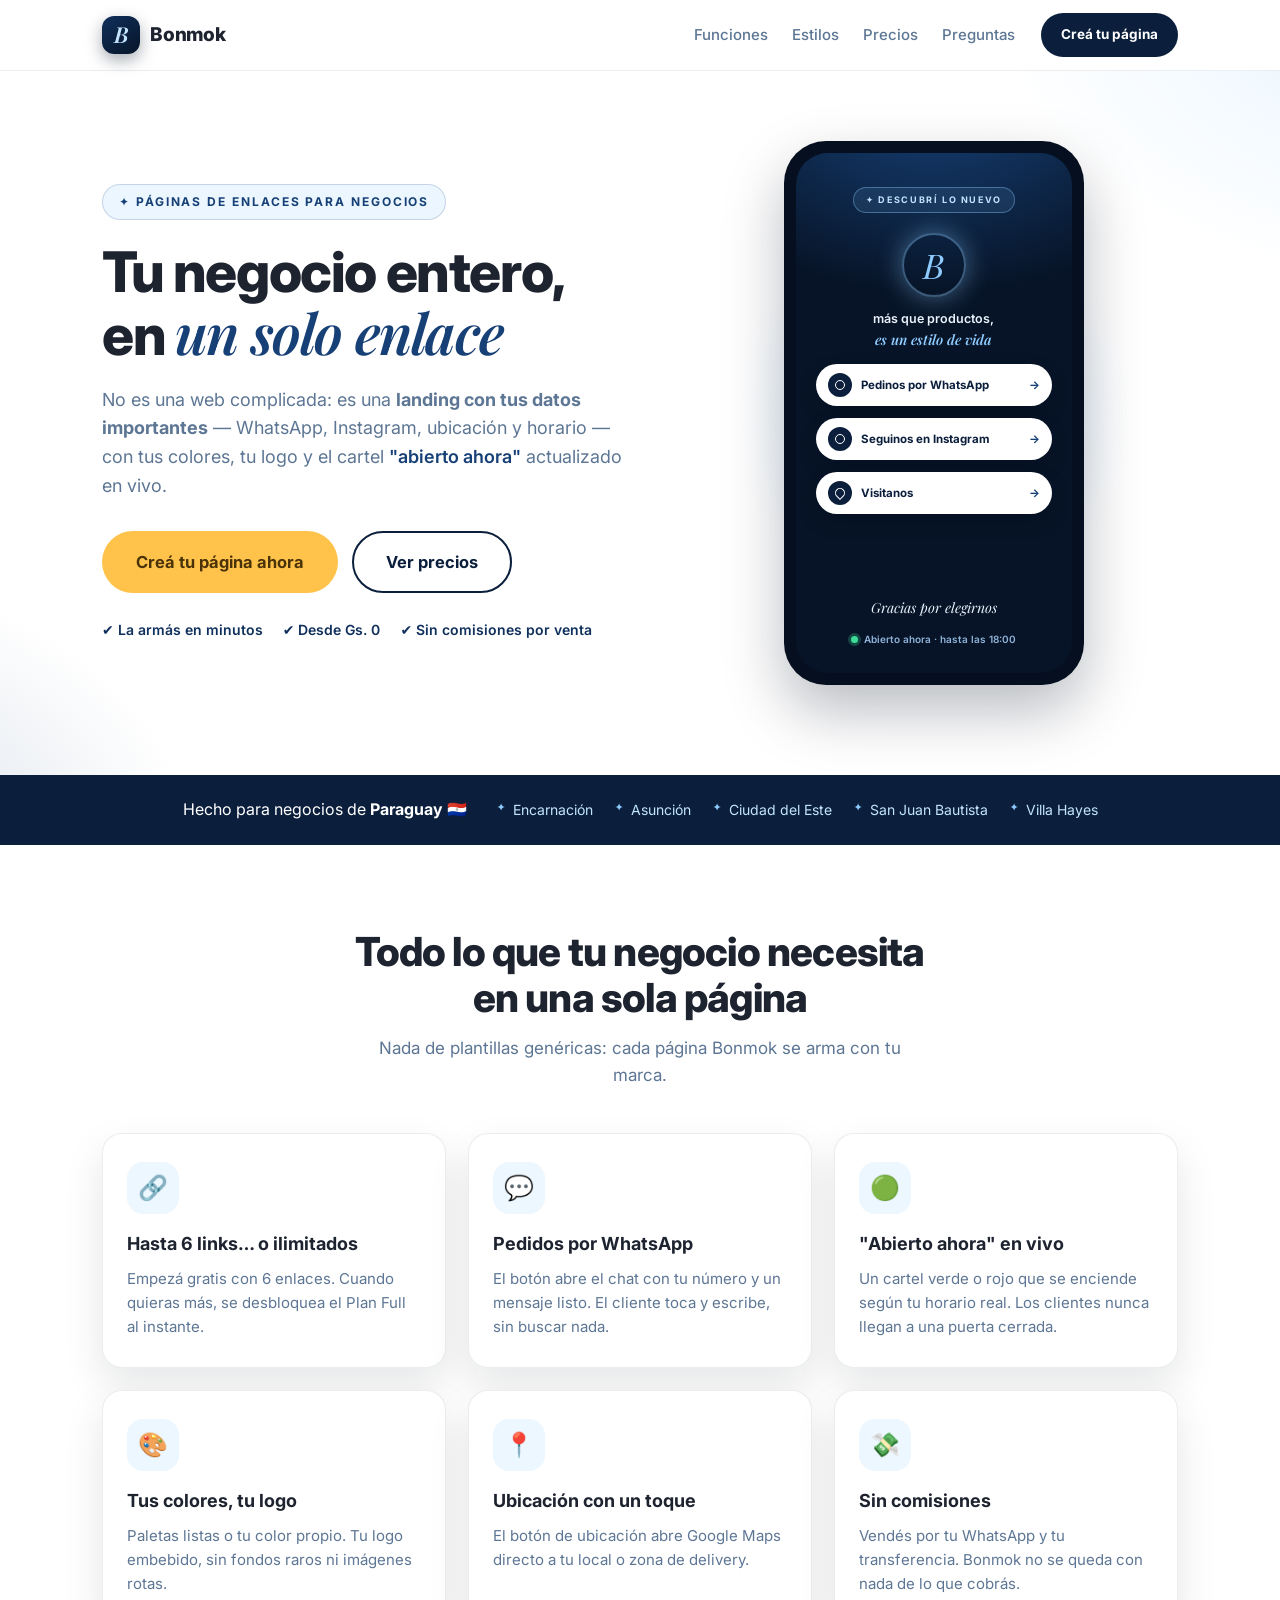
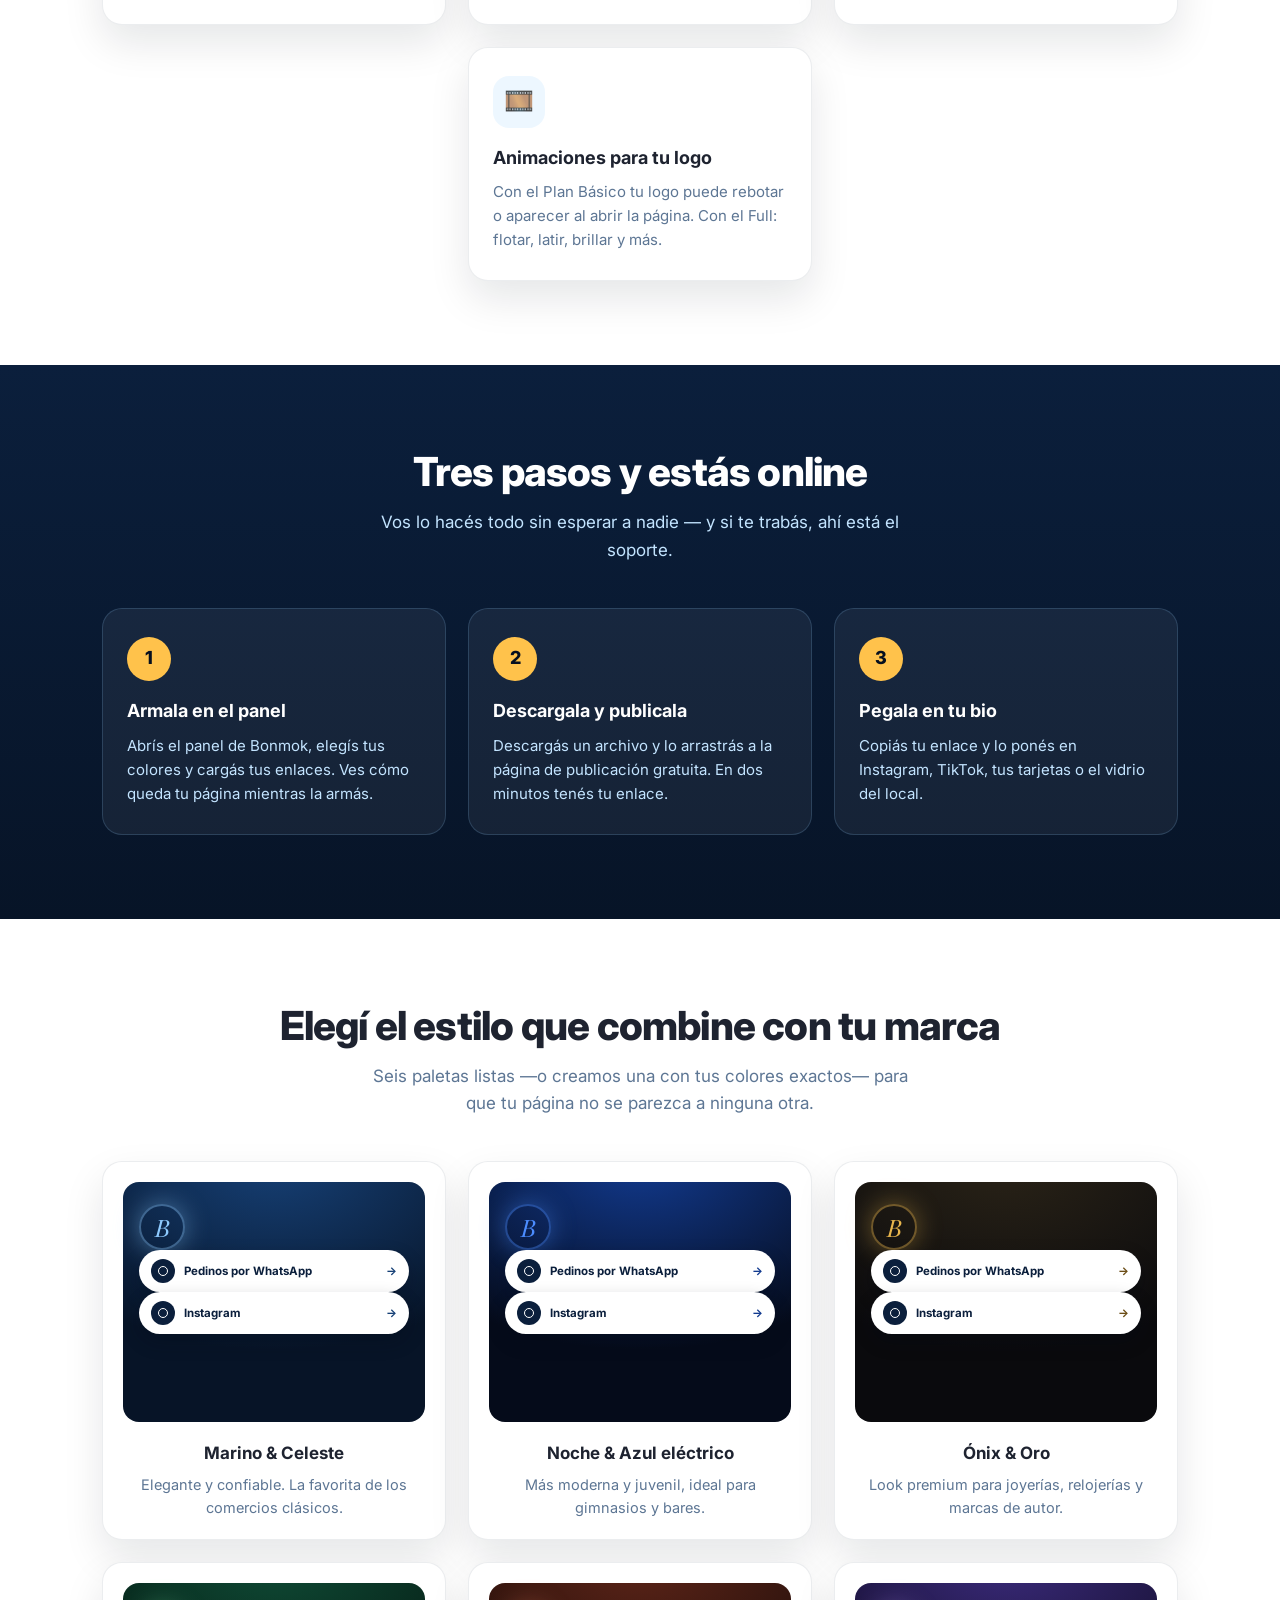
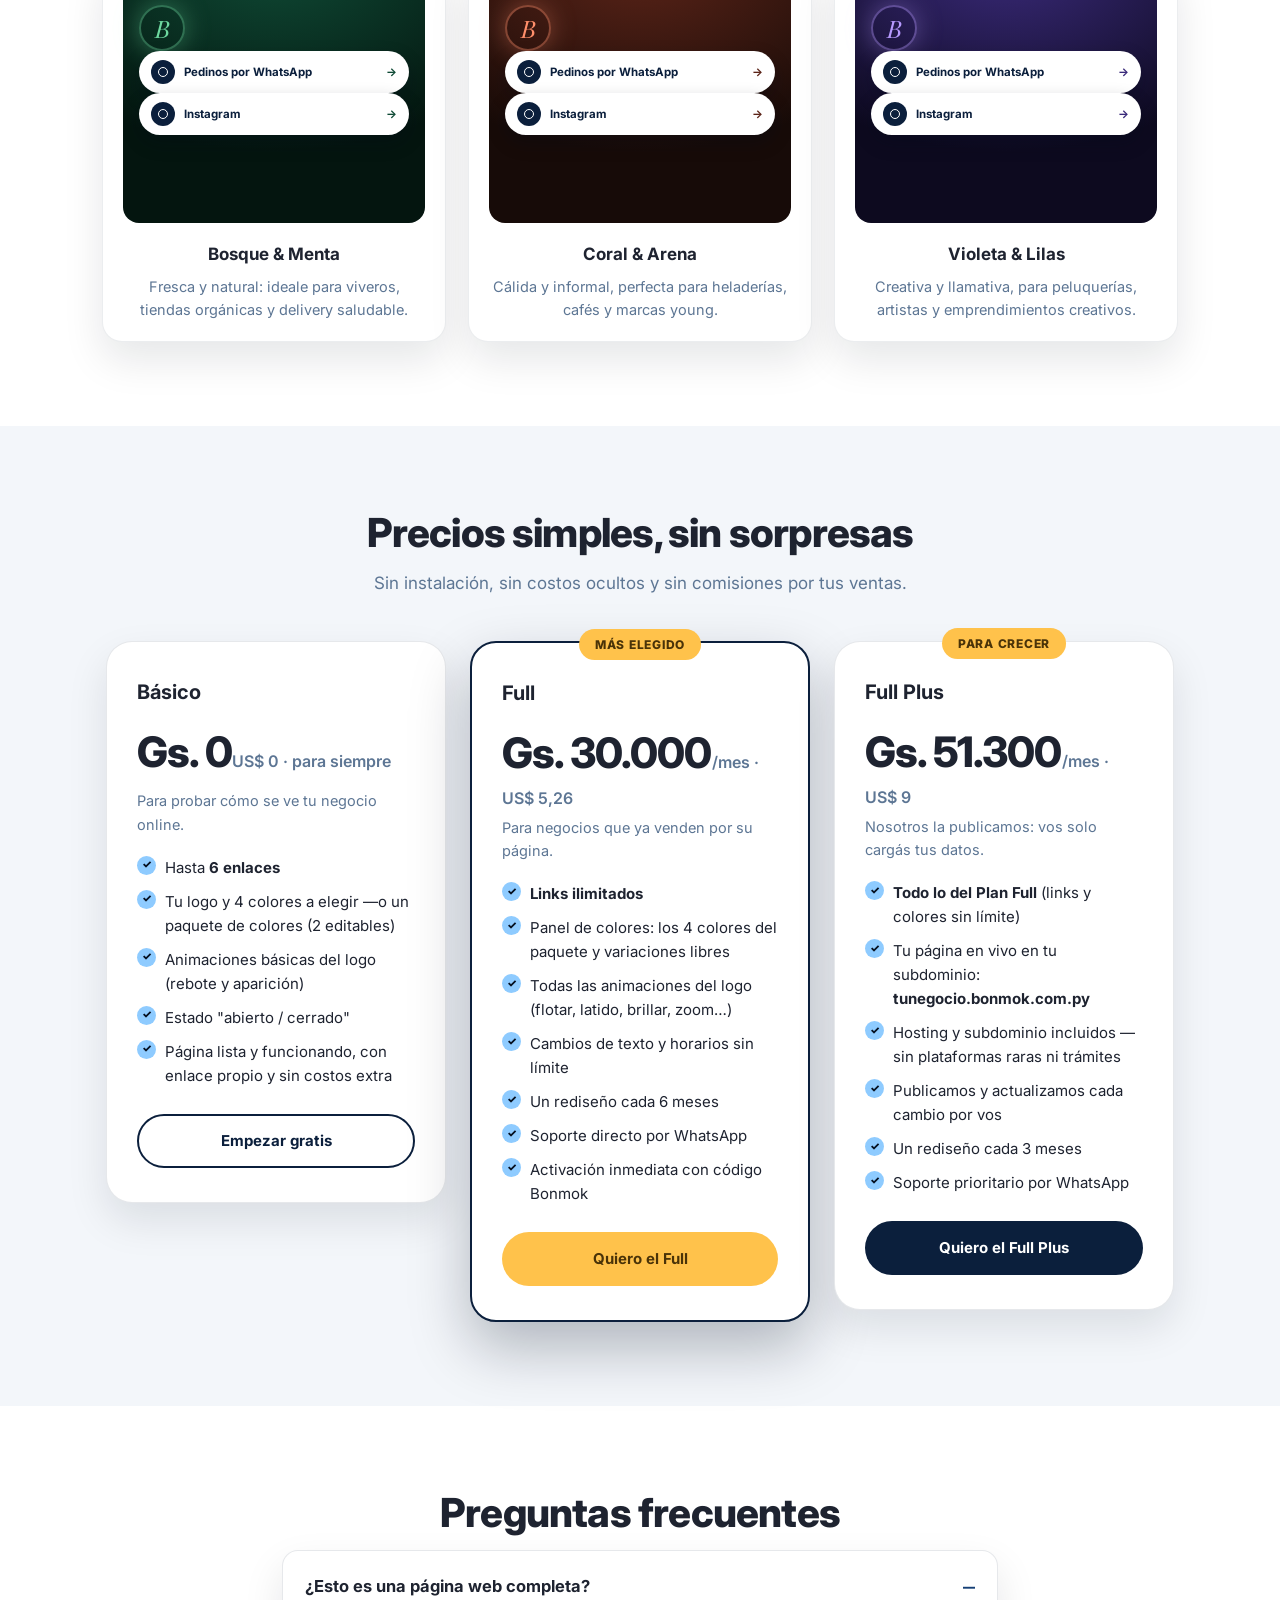
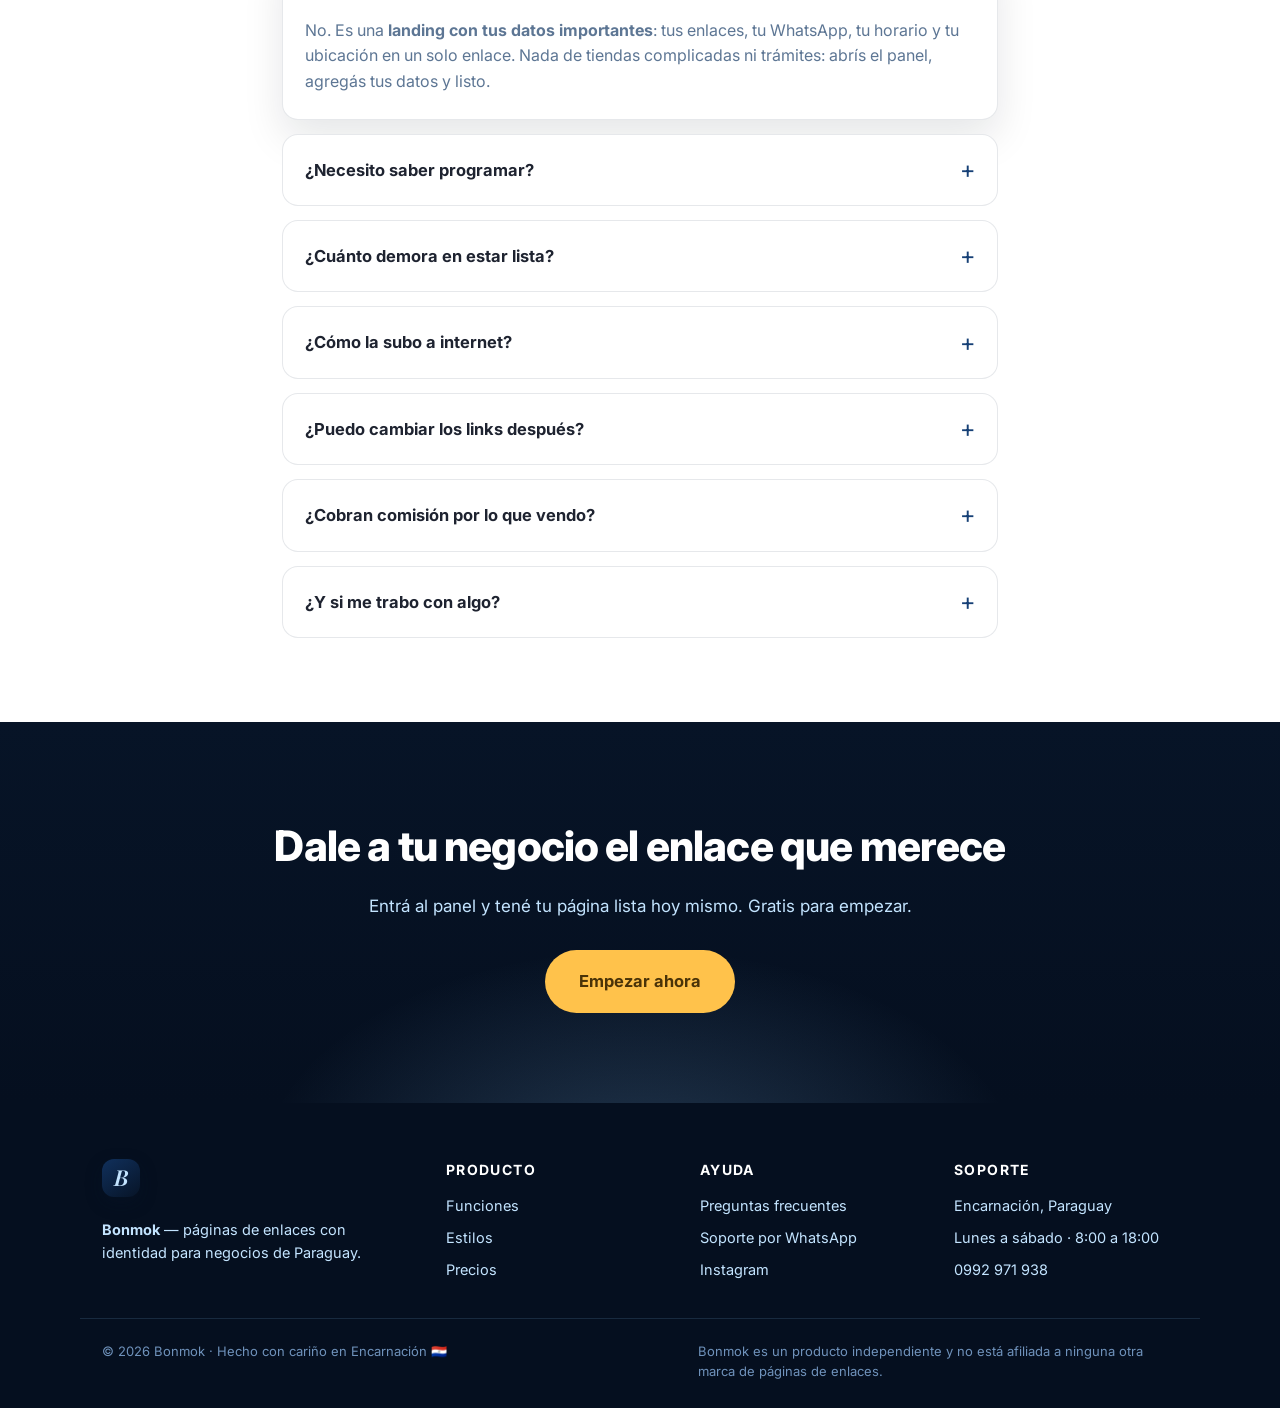
<file: index.html>
<!DOCTYPE html>
<html lang="es">
<head>
<!--
  ============================================================
  BONMOK — Landing page del servicio
  Página 100% HTML + CSS (sin JavaScript).
  Inspirada en el esquema de las páginas de servicios "link in bio":
  hero con maqueta de celular, grilla de funciones, estilos,
  precios, preguntas frecuentes y CTA final.
  ============================================================
-->
<meta charset="UTF-8">
<meta name="viewport" content="width=device-width, initial-scale=1.0">
<title>Bonmok — Tu negocio entero, en un solo enlace</title>
<meta name="description" content="Creá tu página Bonmok en minutos: WhatsApp, Instagram, catálogo y ubicación con tus colores, tu logo y el estado 'abierto ahora' en vivo.">
<link rel="icon" type="image/svg+xml" href="assets/img/favicon.svg">
<link rel="preconnect" href="https://fonts.googleapis.com">
<link rel="preconnect" href="https://fonts.gstatic.com" crossorigin>
<link href="https://fonts.googleapis.com/css2?family=Inter:wght@400;500;600;700;800&family=Playfair+Display:ital,wght@1,600&display=swap" rel="stylesheet">
<link rel="stylesheet" href="assets/css/styles.css">
</head>
<body>

<!-- ============ BARRA SUPERIOR ============ -->
<header class="site-header">
  <div class="container header-inner">
    <a class="brand" href="#inicio" aria-label="Bonmok — inicio">
      <span class="brand-mark" aria-hidden="true">B</span>
      <span class="brand-name">Bonmok</span>
    </a>

    <nav class="nav" aria-label="Principal">
      <a href="#funciones">Funciones</a>
      <a href="#estilos">Estilos</a>
      <a href="#precios">Precios</a>
      <a href="#preguntas">Preguntas</a>
    </nav>

    <a class="btn btn-dark btn-sm" href="crear.html">Creá tu página</a>
  </div>
</header>

<main id="inicio">

  <!-- ============ HERO ============ -->
  <section class="hero">
    <div class="container hero-grid">
      <div class="hero-texto">
        <span class="eyebrow">✦ Páginas de enlaces para negocios</span>
        <h1>Tu negocio entero,<br>en <span class="destacado">un solo enlace</span></h1>
        <p class="lead">
          No es una web complicada: es una <strong>landing con tus datos importantes</strong>
          — WhatsApp, Instagram, ubicación y horario — con tus colores, tu logo y el
          cartel <em>"abierto ahora"</em> actualizado en vivo.
        </p>

        <div class="hero-acciones">
          <a class="btn btn-ambar btn-lg" href="crear.html">Creá tu página ahora</a>
          <a class="btn btn-ghost btn-lg" href="#precios">Ver precios</a>
        </div>

        <ul class="hero-trust">
          <li>✔ La armás en minutos</li>
          <li>✔ Desde Gs. 0</li>
          <li>✔ Sin comisiones por venta</li>
        </ul>
      </div>

      <!-- Maqueta de celular 100% CSS (muestra una página Bonmok de ejemplo) -->
      <div class="hero-vista" aria-hidden="true">
        <div class="celular">
          <div class="celular-pantalla paleta-marino">
            <span class="mini-chip">✦ Descubrí lo nuevo</span>
            <span class="mini-logo">B</span>
            <span class="mini-lema">más que productos,<br><em>es un estilo de vida</em></span>
            <span class="mini-btn"><i class="ico-wa"></i>Pedinos por WhatsApp<b>→</b></span>
            <span class="mini-btn"><i class="ico-ig"></i>Seguinos en Instagram<b>→</b></span>
            <span class="mini-btn"><i class="ico-pin"></i>Visitanos<b>→</b></span>
            <span class="mini-pie">Gracias por elegirnos</span>
            <span class="mini-estado"><i class="punto"></i>Abierto ahora · hasta las 18:00</span>
          </div>
        </div>
        <span class="hero-halo"></span>
      </div>
    </div>
  </section>

  <!-- ============ BANDA DE ZONAS ============ -->
  <section class="banda">
    <div class="container banda-inner">
      <p>Hecho para negocios de <strong>Paraguay</strong> 🇵🇾</p>
      <ul>
        <li>Encarnación</li>
        <li>Asunción</li>
        <li>Ciudad del Este</li>
        <li>San Juan Bautista</li>
        <li>Villa Hayes</li>
      </ul>
    </div>
  </section>

  <!-- ============ FUNCIONES ============ -->
  <section class="seccion" id="funciones">
    <div class="container">
      <h2 class="titulo-seccion">Todo lo que tu negocio necesita<br>en una sola página</h2>
      <p class="sub-seccion">Nada de plantillas genéricas: cada página Bonmok se arma con tu marca.</p>

      <div class="grilla-3">
        <article class="tarjeta">
          <span class="tarjeta-ico">🔗</span>
          <h3>Hasta 6 links… o ilimitados</h3>
          <p>Empezá gratis con 6 enlaces. Cuando quieras más, se desbloquea el Plan Full al instante.</p>
        </article>

        <article class="tarjeta">
          <span class="tarjeta-ico">💬</span>
          <h3>Pedidos por WhatsApp</h3>
          <p>El botón abre el chat con tu número y un mensaje listo. El cliente toca y escribe, sin buscar nada.</p>
        </article>

        <article class="tarjeta">
          <span class="tarjeta-ico">🟢</span>
          <h3>"Abierto ahora" en vivo</h3>
          <p>Un cartel verde o rojo que se enciende según tu horario real. Los clientes nunca llegan a una puerta cerrada.</p>
        </article>

        <article class="tarjeta">
          <span class="tarjeta-ico">🎨</span>
          <h3>Tus colores, tu logo</h3>
          <p>Paletas listas o tu color propio. Tu logo embebido, sin fondos raros ni imágenes rotas.</p>
        </article>

        <article class="tarjeta">
          <span class="tarjeta-ico">📍</span>
          <h3>Ubicación con un toque</h3>
          <p>El botón de ubicación abre Google Maps directo a tu local o zona de delivery.</p>
        </article>

        <article class="tarjeta">
          <span class="tarjeta-ico">💸</span>
          <h3>Sin comisiones</h3>
          <p>Vendés por tu WhatsApp y tu transferencia. Bonmok no se queda con nada de lo que cobrás.</p>
        </article>

        <article class="tarjeta">
          <span class="tarjeta-ico">🎞️</span>
          <h3>Animaciones para tu logo</h3>
          <p>Con el Plan Básico tu logo puede rebotar o aparecer al abrir la página. Con el Full: flotar, latir, brillar y más.</p>
        </article>
      </div>
    </div>
  </section>

  <!-- ============ CÓMO FUNCIONA ============ -->
  <section class="seccion seccion-oscura" id="como-funciona">
    <div class="container">
      <h2 class="titulo-seccion">Tres pasos y estás online</h2>
      <p class="sub-seccion">Vos lo hacés todo sin esperar a nadie — y si te trabás, ahí está el soporte.</p>
      <div class="pasos">
        <article class="paso">
          <span class="paso-num">1</span>
          <h3>Armala en el panel</h3>
          <p>Abrís el panel de Bonmok, elegís tus colores y cargás tus enlaces. Ves cómo queda tu página mientras la armás.</p>
        </article>
        <article class="paso">
          <span class="paso-num">2</span>
          <h3>Descargala y publicala</h3>
          <p>Descargás un archivo y lo arrastrás a la página de publicación gratuita. En dos minutos tenés tu enlace.</p>
        </article>
        <article class="paso">
          <span class="paso-num">3</span>
          <h3>Pegala en tu bio</h3>
          <p>Copiás tu enlace y lo ponés en Instagram, TikTok, tus tarjetas o el vidrio del local.</p>
        </article>
      </div>
    </div>
  </section>

  <!-- ============ ESTILOS ============ -->
  <section class="seccion" id="estilos">
    <div class="container">
      <h2 class="titulo-seccion">Elegí el estilo que combine con tu marca</h2>
      <p class="sub-seccion">Seis paletas listas —o creamos una con tus colores exactos— para que tu página no se parezca a ninguna otra.</p>

      <div class="grilla-3 estilos-grilla">
        <article class="estilo-card">
          <div class="mini-pantalla paleta-marino">
            <span class="mini-logo">B</span>
            <span class="mini-btn"><i class="ico-wa"></i>Pedinos por WhatsApp<b>→</b></span>
            <span class="mini-btn"><i class="ico-ig"></i>Instagram<b>→</b></span>
          </div>
          <h3>Marino &amp; Celeste</h3>
          <p>Elegante y confiable. La favorita de los comercios clásicos.</p>
        </article>

        <article class="estilo-card">
          <div class="mini-pantalla paleta-azul">
            <span class="mini-logo">B</span>
            <span class="mini-btn"><i class="ico-wa"></i>Pedinos por WhatsApp<b>→</b></span>
            <span class="mini-btn"><i class="ico-ig"></i>Instagram<b>→</b></span>
          </div>
          <h3>Noche &amp; Azul eléctrico</h3>
          <p>Más moderna y juvenil, ideal para gimnasios y bares.</p>
        </article>

        <article class="estilo-card">
          <div class="mini-pantalla paleta-oro">
            <span class="mini-logo">B</span>
            <span class="mini-btn"><i class="ico-wa"></i>Pedinos por WhatsApp<b>→</b></span>
            <span class="mini-btn"><i class="ico-ig"></i>Instagram<b>→</b></span>
          </div>
          <h3>Ónix &amp; Oro</h3>
          <p>Look premium para joyerías, relojerías y marcas de autor.</p>
        </article>

        <article class="estilo-card">
          <div class="mini-pantalla paleta-bosque">
            <span class="mini-logo">B</span>
            <span class="mini-btn"><i class="ico-wa"></i>Pedinos por WhatsApp<b>→</b></span>
            <span class="mini-btn"><i class="ico-ig"></i>Instagram<b>→</b></span>
          </div>
          <h3>Bosque &amp; Menta</h3>
          <p>Fresca y natural: ideale para viveros, tiendas orgánicas y delivery saludable.</p>
        </article>

        <article class="estilo-card">
          <div class="mini-pantalla paleta-coral">
            <span class="mini-logo">B</span>
            <span class="mini-btn"><i class="ico-wa"></i>Pedinos por WhatsApp<b>→</b></span>
            <span class="mini-btn"><i class="ico-ig"></i>Instagram<b>→</b></span>
          </div>
          <h3>Coral &amp; Arena</h3>
          <p>Cálida y informal, perfecta para heladerías, cafés y marcas young.</p>
        </article>

        <article class="estilo-card">
          <div class="mini-pantalla paleta-violeta">
            <span class="mini-logo">B</span>
            <span class="mini-btn"><i class="ico-wa"></i>Pedinos por WhatsApp<b>→</b></span>
            <span class="mini-btn"><i class="ico-ig"></i>Instagram<b>→</b></span>
          </div>
          <h3>Violeta &amp; Lilas</h3>
          <p>Creativa y llamativa, para peluquerías, artistas y emprendimientos creativos.</p>
        </article>
      </div>
    </div>
  </section>

  <!-- ============ PRECIOS ============ -->
  <section class="seccion seccion-gris" id="precios">
    <div class="container">
      <h2 class="titulo-seccion">Precios simples, sin sorpresas</h2>
      <p class="sub-seccion">Sin instalación, sin costos ocultos y sin comisiones por tus ventas.</p>

      <div class="precios">
        <article class="precio-card">
          <h3>Básico</h3>
          <p class="precio"><span class="precio-monto">Gs. 0</span><span class="precio-per">US$ 0 · para siempre</span></p>
          <p class="precio-nota">Para probar cómo se ve tu negocio online.</p>
          <ul class="lista-check">
            <li>Hasta <strong>6 enlaces</strong></li>
            <li>Tu logo y 4 colores a elegir —o un paquete de colores (2 editables)</li>
            <li>Animaciones básicas del logo (rebote y aparición)</li>
            <li>Estado "abierto / cerrado"</li>
            <li>Página lista y funcionando, con enlace propio y sin costos extra</li>
          </ul>
          <a class="btn btn-ghost btn-block" href="crear.html">Empezar gratis</a>
        </article>

        <article class="precio-card precio-destacado">
          <span class="etiqueta">Más elegido</span>
          <h3>Full</h3>
          <p class="precio"><span class="precio-monto">Gs. 30.000</span><span class="precio-per">/mes · US$ 5,26</span></p>
          <p class="precio-nota">Para negocios que ya venden por su página.</p>
          <ul class="lista-check">
            <li><strong>Links ilimitados</strong></li>
            <li>Panel de colores: los 4 colores del paquete y variaciones libres</li>
            <li>Todas las animaciones del logo (flotar, latido, brillar, zoom…)</li>
            <li>Cambios de texto y horarios sin límite</li>
            <li>Un rediseño cada 6 meses</li>
            <li>Soporte directo por WhatsApp</li>
            <li>Activación inmediata con código Bonmok</li>
          </ul>
          <a class="btn btn-ambar btn-block" href="https://wa.me/595985296032?text=Hola%20Bonmok%21%20Quiero%20el%20Plan%20Full" target="_blank" rel="noopener">Quiero el Full</a>
        </article>

        <article class="precio-card">
          <span class="etiqueta">Para crecer</span>
          <h3>Full Plus</h3>
          <p class="precio"><span class="precio-monto">Gs. 51.300</span><span class="precio-per">/mes · US$ 9</span></p>
          <p class="precio-nota">Nosotros la publicamos: vos solo cargás tus datos.</p>
          <ul class="lista-check">
            <li><strong>Todo lo del Plan Full</strong> (links y colores sin límite)</li>
            <li>Tu página en vivo en tu subdominio: <strong>tunegocio.bonmok.com.py</strong></li>
            <li>Hosting y subdominio incluidos — sin plataformas raras ni trámites</li>
            <li>Publicamos y actualizamos cada cambio por vos</li>
            <li>Un rediseño cada 3 meses</li>
            <li>Soporte prioritario por WhatsApp</li>
          </ul>
          <a class="btn btn-dark btn-block" href="https://wa.me/595985296032?text=Hola%20Bonmok%21%20Quiero%20el%20Plan%20Full%20Plus" target="_blank" rel="noopener">Quiero el Full Plus</a>
        </article>
      </div>
    </div>
  </section>

  <!-- ============ PREGUNTAS FRECUENTES ============ -->
  <section class="seccion" id="preguntas">
    <div class="container container-estrecho">
      <h2 class="titulo-seccion">Preguntas frecuentes</h2>

      <details class="faq" open>
        <summary>¿Esto es una página web completa?</summary>
        <p>No. Es una <b>landing con tus datos importantes</b>: tus enlaces, tu WhatsApp,
        tu horario y tu ubicación en un solo enlace. Nada de tiendas complicadas ni
        trámites: abrís el panel, agregás tus datos y listo.</p>
      </details>

      <details class="faq">
        <summary>¿Necesito saber programar?</summary>
        <p>No. Abrís el panel, cargás tus datos y listo: ves tu página en pantalla mientras la armás.</p>
      </details>

      <details class="faq">
        <summary>¿Cuánto demora en estar lista?</summary>
        <p>Minutos. La armás en el panel y la publicás en 2 minutos más, sin trámites ni cuentas.</p>
      </details>

      <details class="faq">
        <summary>¿Cómo la subo a internet?</summary>
        <p>Descargás tu archivo y lo arrastrás a la página de publicación gratuita (el panel te explica el paso a paso). Si preferís un dominio propio (.com.py), se conecta desde el Plan Full.</p>
      </details>

      <details class="faq">
        <summary>¿Puedo cambiar los links después?</summary>
        <p>Sí, cuando quieras: editás en el panel, descargás de nuevo y actualizás. Sin límites en el Plan Full.</p>
      </details>

      <details class="faq">
        <summary>¿Cobran comisión por lo que vendo?</summary>
        <p>Nunca. Vendés por tu WhatsApp y tus cobros; Bonmok no participa de tus ventas.</p>
      </details>

      <details class="faq">
        <summary>¿Y si me trabo con algo?</summary>
        <p>Tenés soporte por WhatsApp al <a href="https://wa.me/595992971938" target="_blank" rel="noopener" style="font-weight:700">0992 971 938</a> — de lunes a sábado, desde Encarnación.</p>
      </details>
    </div>
  </section>

  <!-- ============ CTA FINAL ============ -->
  <section class="cta-final">
    <div class="container cta-inner">
      <h2>Dale a tu negocio el enlace que merece</h2>
      <p>Entrá al panel y tené tu página lista hoy mismo. Gratis para empezar.</p>
      <a class="btn btn-ambar btn-lg" href="crear.html">Empezar ahora</a>
    </div>
  </section>

</main>

<!-- ============ PIE ============ -->
<footer class="site-footer">
  <div class="container footer-grid">
    <div class="footer-col footer-marca">
      <span class="brand-mark" aria-hidden="true">B</span>
      <p><strong>Bonmok</strong> — páginas de enlaces con identidad para negocios de Paraguay.</p>
    </div>

    <div class="footer-col">
      <h4>Producto</h4>
      <a href="#funciones">Funciones</a>
      <a href="#estilos">Estilos</a>
      <a href="#precios">Precios</a>
    </div>

    <div class="footer-col">
      <h4>Ayuda</h4>
      <a href="#preguntas">Preguntas frecuentes</a>
      <a href="https://wa.me/595992971938" target="_blank" rel="noopener">Soporte por WhatsApp</a>
      <a href="https://www.instagram.com/angeloryj/" target="_blank" rel="noopener">Instagram</a>
    </div>

    <div class="footer-col">
      <h4>Soporte</h4>
      <p>Encarnación, Paraguay</p>
      <p>Lunes a sábado · 8:00 a 18:00</p>
      <p><a href="https://wa.me/595992971938" target="_blank" rel="noopener">0992 971 938</a></p>
    </div>
  </div>

  <div class="container footer-final">
    <p>© 2026 Bonmok · Hecho con cariño en Encarnación 🇵🇾</p>
    <p class="footer-nota">Bonmok es un producto independiente y no está afiliada a ninguna otra marca de páginas de enlaces.</p>
  </div>
</footer>

</body>
</html>
</file>
<file: assets/css/styles.css>
/* ============================================================
   BONMOK — Hoja de estilos de la landing
   Orden del archivo:
     1. Variables        6. Banda
     2. Base / reset     7. Secciones y tarjetas
     3. Utilidades       8. Pasos y estilos de página
     4. Botones          9. Precios y FAQ
     5. Header y hero   10. CTA final, footer y responsive
   ============================================================ */

/* ------------------------------------------------------------
   1. VARIABLES (paleta Bonmok: azul marino + celeste + ámbar)
   ------------------------------------------------------------ */
:root {
  /* Colores principales */
  --navy-900: #050f1f;
  --navy-800: #071427;
  --navy-700: #0b1f3c;
  --navy-600: #10305c;
  --navy-500: #164076;
  --celeste: #8ecbff;
  --celeste-soft: #c3e4ff;
  --ambar: #ffc24b;         /* acento de acción (botones CTA) */
  --tinta: #1e2330;         /* texto oscuro sobre claro */
  --gris-fondo: #f3f6fa;    /* fondo de secciones alternas */
  --gris-texto: #5d7694;
  --blanco: #ffffff;

  /* Tipografía y medidas */
  --fuente: 'Inter', system-ui, -apple-system, 'Segoe UI', Roboto, sans-serif;
  --fuente-serif: 'Playfair Display', Georgia, serif;
  --ancho: 1120px;
  --radio-grande: 26px;
  --radio-tarjeta: 20px;

  /* Sombras suaves */
  --sombra: 0 18px 40px rgba(5, 15, 31, .10);
  --sombra-fuerte: 0 26px 60px rgba(5, 15, 31, .28);
}

/* ------------------------------------------------------------
   2. BASE / RESET
   ------------------------------------------------------------ */
* { box-sizing: border-box; margin: 0; padding: 0; }

html { scroll-behavior: smooth; }

body {
  font-family: var(--fuente);
  color: var(--tinta);
  background: var(--blanco);
  line-height: 1.6;
  -webkit-font-smoothing: antialiased;
}

img, svg { display: block; max-width: 100%; }

a { color: inherit; text-decoration: none; }

/* ------------------------------------------------------------
   3. UTILIDADES DE LAYOUT
   ------------------------------------------------------------ */
.container {
  width: 100%;
  max-width: var(--ancho);
  margin: 0 auto;
  padding: 0 22px;
}

.container-estrecho { max-width: 760px; }

.seccion { padding: 84px 0; }
.seccion-gris { background: var(--gris-fondo); }

.seccion-oscura {
  background: linear-gradient(180deg, var(--navy-700) 0%, var(--navy-800) 100%);
  color: var(--blanco);
}

.titulo-seccion {
  font-size: clamp(28px, 4.4vw, 40px);
  font-weight: 800;
  line-height: 1.15;
  letter-spacing: -.02em;
  text-align: center;
}

.sub-seccion {
  margin: 14px auto 0;
  max-width: 560px;
  text-align: center;
  color: var(--gris-texto);
  font-size: 17px;
}

.seccion-oscura .sub-seccion { color: var(--celeste-soft); }

.grilla-3 {
  margin-top: 44px;
  display: grid;
  gap: 22px;
  grid-template-columns: repeat(3, 1fr);
}

/* ------------------------------------------------------------
   4. BOTONES (píldora, como las grandes plataformas)
   ------------------------------------------------------------ */
.btn {
  display: inline-flex;
  align-items: center;
  justify-content: center;
  gap: 8px;
  border-radius: 999px;
  font-weight: 700;
  font-size: 15px;
  padding: 13px 26px;
  border: 2px solid transparent;
  cursor: pointer;
  transition: transform .18s ease, box-shadow .18s ease, background .18s ease;
}

.btn:hover { transform: translateY(-2px); }
.btn:active { transform: translateY(0) scale(.98); }

.btn-lg { padding: 16px 32px; font-size: 16.5px; }
.btn-sm { padding: 9px 18px; font-size: 13.5px; }
.btn-block { width: 100%; }

.btn-dark { background: var(--navy-700); color: var(--blanco); }
.btn-dark:hover { background: var(--navy-600); box-shadow: 0 12px 26px rgba(11, 31, 60, .35); }

.btn-ambar { background: var(--ambar); color: #4a3308; }
.btn-ambar:hover { box-shadow: 0 12px 26px rgba(255, 194, 75, .5); }

.btn-ghost { border-color: var(--navy-700); color: var(--navy-700); background: transparent; }
.btn-ghost:hover { background: rgba(11, 31, 60, .06); }

/* ------------------------------------------------------------
   5. HEADER
   ------------------------------------------------------------ */
.site-header {
  position: sticky;
  top: 0;
  z-index: 50;
  background: rgba(255, 255, 255, .92);
  backdrop-filter: blur(10px);
  border-bottom: 1px solid rgba(11, 31, 60, .08);
}

.header-inner {
  display: flex;
  align-items: center;
  gap: 26px;
  height: 70px;
}

.brand { display: flex; align-items: center; gap: 10px; }

.brand-mark {
  width: 38px;
  height: 38px;
  border-radius: 12px;
  display: grid;
  place-items: center;
  font-family: var(--fuente-serif);
  font-style: italic;
  font-weight: 600;
  font-size: 22px;
  color: var(--celeste-soft);
  background: linear-gradient(145deg, var(--navy-600), var(--navy-800));
  box-shadow: 0 6px 16px rgba(7, 20, 39, .35);
}

.brand-name { font-weight: 800; font-size: 19px; letter-spacing: -.01em; }

.nav { display: flex; gap: 24px; margin-left: auto; font-weight: 500; font-size: 15px; }
.nav a { color: var(--gris-texto); transition: color .15s; }
.nav a:hover { color: var(--navy-700); }

/* ------------------------------------------------------------
   5b. HERO
   ------------------------------------------------------------ */
.hero {
  background:
    radial-gradient(50rem 30rem at 115% -10%, rgba(142, 203, 255, .25) 0%, transparent 60%),
    radial-gradient(40rem 28rem at -15% 110%, rgba(22, 64, 118, .18) 0%, transparent 60%),
    var(--blanco);
  padding: 70px 0 90px;
  overflow: hidden;
}

.hero-grid {
  display: grid;
  grid-template-columns: 1.05fr .95fr;
  gap: 48px;
  align-items: center;
}

.eyebrow {
  display: inline-block;
  font-size: 12px;
  font-weight: 700;
  letter-spacing: .16em;
  text-transform: uppercase;
  color: var(--navy-500);
  background: rgba(142, 203, 255, .18);
  border: 1px solid rgba(22, 64, 118, .18);
  border-radius: 999px;
  padding: 7px 16px;
  margin-bottom: 22px;
}

.hero h1 {
  font-size: clamp(34px, 5.6vw, 56px);
  font-weight: 800;
  line-height: 1.08;
  letter-spacing: -.025em;
}

.destacado {
  font-family: var(--fuente-serif);
  font-style: italic;
  font-weight: 600;
  color: var(--navy-500);
}

.lead {
  margin-top: 20px;
  font-size: 18px;
  color: var(--gris-texto);
  max-width: 520px;
}

.lead em { color: var(--navy-500); font-style: normal; font-weight: 600; }

.hero-acciones { margin-top: 30px; display: flex; gap: 14px; flex-wrap: wrap; }

.hero-trust {
  margin-top: 26px;
  display: flex;
  gap: 20px;
  flex-wrap: wrap;
  list-style: none;
  font-size: 14px;
  font-weight: 600;
  color: var(--navy-600);
}

/* --- Maqueta de celular (solo CSS, muestra una página Bonmok) --- */
.hero-vista { position: relative; display: grid; place-items: center; }

.hero-halo {
  position: absolute;
  width: 420px;
  height: 420px;
  border-radius: 50%;
  background: radial-gradient(circle, rgba(142, 203, 255, .35) 0%, transparent 65%);
  filter: blur(8px);
  z-index: 0;
}

.celular {
  position: relative;
  z-index: 1;
  width: 300px;
  padding: 12px;
  border-radius: 42px;
  background: var(--navy-900);
  box-shadow: var(--sombra-fuerte);
}

.celular-pantalla {
  border-radius: 32px;
  padding: 34px 20px 26px;
  display: flex;
  flex-direction: column;
  align-items: center;
  gap: 12px;
  min-height: 520px;
}

/* Mini-componentes reutilizados por la maqueta y la sección de estilos */
.mini-chip {
  font-size: 9px;
  font-weight: 700;
  letter-spacing: .18em;
  text-transform: uppercase;
  color: var(--p-acento-suave);
  border: 1px solid var(--p-acento-borde);
  background: var(--p-acento-fondo);
  border-radius: 999px;
  padding: 5px 12px;
}

.mini-logo {
  margin-top: 8px;
  width: 64px;
  height: 64px;
  border-radius: 50%;
  display: grid;
  place-items: center;
  font-family: var(--fuente-serif);
  font-style: italic;
  font-size: 34px;
  color: var(--p-acento);
  border: 2px solid var(--p-acento-borde);
  box-shadow: 0 0 26px var(--p-brillo);
}

/* Demo en vivo de la función de animaciones: el logo de la maqueta rebota,
   igual que el "rebote" del Plan Básico de Bonmok */
.celular-pantalla .mini-logo { animation: demo-rebote 1.4s ease-in-out infinite; }
@keyframes demo-rebote { 0%, 100% { transform: translateY(0); } 50% { transform: translateY(-7px); } }

.mini-lema {
  font-size: 12.5px;
  font-weight: 600;
  color: var(--p-texto);
  text-align: center;
}

.mini-lema em { color: var(--p-acento); font-family: var(--fuente-serif); font-size: 14px; }

.mini-btn {
  width: 100%;
  display: flex;
  align-items: center;
  gap: 9px;
  background: var(--blanco);
  color: #0b1f3c;
  border-radius: 999px;
  padding: 9px 12px;
  font-size: 11.5px;
  font-weight: 700;
  box-shadow: 0 8px 18px rgba(2, 10, 24, .28);
}

.mini-btn b { margin-left: auto; color: var(--p-acento-fuerte); }

/* Puntitos de ícono (decorativos, sin logos de marcas) */
.mini-btn i {
  width: 24px;
  height: 24px;
  border-radius: 50%;
  background: var(--navy-700);
  flex: 0 0 auto;
  position: relative;
}

.mini-btn i::after {
  content: "";
  position: absolute;
  inset: 7px;
  border-radius: 50%;
  border: 1.6px solid #fff;
}

.ico-ig::after { border-radius: 5px !important; }
.ico-pin::after { border-radius: 50% 50% 50% 0 !important; transform: rotate(-45deg); }

.mini-pie {
  margin-top: auto;
  font-family: var(--fuente-serif);
  font-style: italic;
  font-size: 14px;
  color: var(--p-texto);
}

.mini-estado {
  display: inline-flex;
  align-items: center;
  gap: 6px;
  font-size: 10px;
  font-weight: 600;
  color: var(--p-texto-suave);
}

.mini-estado .punto {
  width: 7px;
  height: 7px;
  border-radius: 50%;
  background: #3ddc97;
  box-shadow: 0 0 0 3px rgba(61, 220, 151, .25);
}

/* --- Paletas de las maquetas (las mismas que ofrece el producto) --- */
.paleta-marino {
  --p-acento: #8ecbff;
  --p-acento-suave: #c3e4ff;
  --p-acento-borde: rgba(142, 203, 255, .38);
  --p-acento-fondo: rgba(142, 203, 255, .10);
  --p-acento-fuerte: #164076;
  --p-brillo: rgba(142, 203, 255, .45);
  --p-texto: #eaf3fc;
  --p-texto-suave: #8fb3d9;
  background: radial-gradient(30rem 20rem at 50% -10%, #164076 0%, transparent 60%), #071427;
}

.paleta-azul {
  --p-acento: #4c8dff;
  --p-acento-suave: #a9c6ff;
  --p-acento-borde: rgba(76, 141, 255, .40);
  --p-acento-fondo: rgba(76, 141, 255, .12);
  --p-acento-fuerte: #123a8f;
  --p-brillo: rgba(76, 141, 255, .45);
  --p-texto: #eaf1ff;
  --p-texto-suave: #8fb0dd;
  background: radial-gradient(30rem 20rem at 50% -10%, #123a8f 0%, transparent 60%), #050b1a;
}

.paleta-oro {
  --p-acento: #e9b64d;
  --p-acento-suave: #f6d99a;
  --p-acento-borde: rgba(233, 182, 77, .42);
  --p-acento-fondo: rgba(233, 182, 77, .10);
  --p-acento-fuerte: #6b4d16;
  --p-brillo: rgba(233, 182, 77, .40);
  --p-texto: #f7efe0;
  --p-texto-suave: #c9b99a;
  background: radial-gradient(30rem 20rem at 50% -10%, #2a2317 0%, transparent 60%), #0a0a0d;
}

.paleta-bosque {
  --p-acento: #6ed9a0;
  --p-acento-suave: #b7f0d2;
  --p-acento-borde: rgba(110, 217, 160, .38);
  --p-acento-fondo: rgba(110, 217, 160, .10);
  --p-acento-fuerte: #0f4a35;
  --p-brillo: rgba(110, 217, 160, .40);
  --p-texto: #eafaf1;
  --p-texto-suave: #8fc9ab;
  background: radial-gradient(30rem 20rem at 50% -10%, #0f4a35 0%, transparent 60%), #04150f;
}

.paleta-coral {
  --p-acento: #ff8f6b;
  --p-acento-suave: #ffd2c2;
  --p-acento-borde: rgba(255, 143, 107, .40);
  --p-acento-fondo: rgba(255, 143, 107, .10);
  --p-acento-fuerte: #5c2418;
  --p-brillo: rgba(255, 143, 107, .38);
  --p-texto: #fdeee8;
  --p-texto-suave: #d3a294;
  background: radial-gradient(30rem 20rem at 50% -10%, #5c2418 0%, transparent 60%), #170b08;
}

.paleta-violeta {
  --p-acento: #b79aff;
  --p-acento-suave: #ddd0ff;
  --p-acento-borde: rgba(183, 154, 255, .40);
  --p-acento-fondo: rgba(183, 154, 255, .10);
  --p-acento-fuerte: #3a2a7a;
  --p-brillo: rgba(183, 154, 255, .38);
  --p-texto: #f1ecff;
  --p-texto-suave: #a99ad0;
  background: radial-gradient(30rem 20rem at 50% -10%, #3a2a7a 0%, transparent 60%), #0d0a1f;
}

/* ------------------------------------------------------------
   6. BANDA DE ZONAS
   ------------------------------------------------------------ */
.banda {
  background: var(--navy-700);
  color: var(--blanco);
  padding: 22px 0;
}

.banda-inner {
  display: flex;
  align-items: center;
  justify-content: center;
  gap: 30px;
  flex-wrap: wrap;
  text-align: center;
}

.banda-inner ul {
  display: flex;
  gap: 22px;
  flex-wrap: wrap;
  list-style: none;
  font-size: 14px;
  color: var(--celeste-soft);
}

.banda-inner li { position: relative; padding-left: 16px; }
.banda-inner li::before { content: "✦"; position: absolute; left: 0; color: var(--celeste); font-size: 11px; }

/* ------------------------------------------------------------
   7. TARJETAS DE FUNCIONES
   ------------------------------------------------------------ */
.tarjeta {
  background: var(--blanco);
  border: 1px solid rgba(11, 31, 60, .08);
  border-radius: var(--radio-tarjeta);
  padding: 28px 24px;
  box-shadow: var(--sombra);
  transition: transform .2s ease, box-shadow .2s ease;
}

.tarjeta:hover { transform: translateY(-4px); box-shadow: 0 26px 50px rgba(5, 15, 31, .14); }

.tarjeta-ico {
  display: grid;
  place-items: center;
  width: 52px;
  height: 52px;
  border-radius: 16px;
  font-size: 24px;
  background: rgba(142, 203, 255, .16);
  margin-bottom: 16px;
}

.tarjeta h3 { font-size: 18px; font-weight: 700; margin-bottom: 8px; }
.tarjeta p { color: var(--gris-texto); font-size: 15px; }

/* ------------------------------------------------------------
   8. PASOS ("cómo funciona") Y TARJETAS DE ESTILOS
   ------------------------------------------------------------ */
.pasos {
  margin-top: 44px;
  display: grid;
  gap: 22px;
  grid-template-columns: repeat(3, 1fr);
}

.paso {
  background: rgba(255, 255, 255, .06);
  border: 1px solid rgba(142, 203, 255, .18);
  border-radius: var(--radio-tarjeta);
  padding: 28px 24px;
}

.paso-num {
  display: grid;
  place-items: center;
  width: 44px;
  height: 44px;
  border-radius: 50%;
  font-weight: 800;
  font-size: 18px;
  color: var(--navy-900);
  background: var(--ambar);
  margin-bottom: 16px;
}

.paso h3 { font-size: 18px; margin-bottom: 8px; }
.paso p { color: var(--celeste-soft); font-size: 15px; }

.estilo-card {
  background: var(--blanco);
  border: 1px solid rgba(11, 31, 60, .08);
  border-radius: var(--radio-tarjeta);
  padding: 20px;
  text-align: center;
  box-shadow: var(--sombra);
}

.estilo-card .mini-pantalla {
  min-height: 240px;
  border-radius: 16px;
  padding: 22px 16px;
  gap: 10px;
  margin-bottom: 18px;
}

.estilo-card .mini-logo { width: 46px; height: 46px; font-size: 24px; margin-top: 0; }
.estilo-card h3 { font-size: 17px; margin-bottom: 6px; }
.estilo-card p { color: var(--gris-texto); font-size: 14.5px; }

/* ------------------------------------------------------------
   9. PRECIOS Y FAQ
   ------------------------------------------------------------ */
.precios {
  margin-top: 44px;
  display: grid;
  gap: 24px;
  grid-template-columns: repeat(3, minmax(0, 340px));
  justify-content: center;
  align-items: start;
}

@media (max-width: 1040px) {
  .precios { grid-template-columns: minmax(0, 420px); }
}

.precio-card {
  position: relative;
  background: var(--blanco);
  border: 1px solid rgba(11, 31, 60, .10);
  border-radius: var(--radio-grande);
  padding: 34px 30px;
  box-shadow: var(--sombra);
}

.precio-destacado {
  border: 2px solid var(--navy-700);
  box-shadow: var(--sombra-fuerte);
}

.etiqueta {
  position: absolute;
  top: -14px;
  left: 50%;
  transform: translateX(-50%);
  background: var(--ambar);
  color: #4a3308;
  font-size: 12px;
  font-weight: 800;
  letter-spacing: .06em;
  text-transform: uppercase;
  border-radius: 999px;
  padding: 6px 16px;
  white-space: nowrap;
}

.precio-card h3 { font-size: 20px; }

.precio { margin: 10px 0 4px; }
.precio-monto { font-size: 42px; font-weight: 800; letter-spacing: -.02em; }
.precio-per { font-size: 16px; color: var(--gris-texto); font-weight: 600; }
.precio-nota { color: var(--gris-texto); font-size: 14.5px; margin-bottom: 20px; }

.lista-check { list-style: none; display: grid; gap: 10px; margin-bottom: 26px; }
.lista-check li { position: relative; padding-left: 28px; font-size: 15px; }
.lista-check li::before {
  content: "✓";
  position: absolute;
  left: 0;
  top: 0;
  width: 19px;
  height: 19px;
  border-radius: 50%;
  display: grid;
  place-items: center;
  font-size: 11px;
  font-weight: 800;
  color: var(--navy-900);
  background: var(--celeste);
}

.faq {
  margin-top: 14px;
  background: var(--blanco);
  border: 1px solid rgba(11, 31, 60, .10);
  border-radius: 16px;
  padding: 4px 22px;
  transition: box-shadow .2s;
}

.faq[open] { box-shadow: var(--sombra); }

.faq summary {
  cursor: pointer;
  list-style: none;
  font-weight: 700;
  font-size: 16.5px;
  padding: 18px 30px 18px 0;
  position: relative;
}

.faq summary::-webkit-details-marker { display: none; }

.faq summary::after {
  content: "+";
  position: absolute;
  right: 0;
  top: 50%;
  transform: translateY(-50%);
  font-size: 24px;
  font-weight: 400;
  color: var(--navy-500);
}

.faq[open] summary::after { content: "–"; }

.faq p { padding: 0 0 20px; color: var(--gris-texto); }

/* ------------------------------------------------------------
   10. CTA FINAL Y FOOTER
   ------------------------------------------------------------ */
.cta-final {
  background:
    radial-gradient(40rem 24rem at 50% 120%, rgba(142, 203, 255, .22) 0%, transparent 60%),
    linear-gradient(180deg, var(--navy-800) 0%, var(--navy-900) 100%);
  color: var(--blanco);
  padding: 90px 0;
  text-align: center;
}

.cta-inner h2 { font-size: clamp(28px, 4.2vw, 42px); font-weight: 800; letter-spacing: -.02em; }
.cta-inner p { margin: 14px 0 30px; color: var(--celeste-soft); font-size: 17px; }

.site-footer { background: var(--navy-900); color: var(--celeste-soft); padding: 56px 0 26px; }

.footer-grid {
  display: grid;
  gap: 30px;
  grid-template-columns: 1.4fr 1fr 1fr 1fr;
  padding-bottom: 36px;
  border-bottom: 1px solid rgba(142, 203, 255, .14);
}

.footer-col { display: grid; gap: 9px; align-content: start; font-size: 14.5px; }
.footer-col h4 { color: var(--blanco); font-size: 14px; letter-spacing: .1em; text-transform: uppercase; margin-bottom: 4px; }
.footer-col a { color: var(--celeste-soft); transition: color .15s; }
.footer-col a:hover { color: var(--blanco); }
.footer-marca p { max-width: 260px; margin-top: 12px; }

.footer-final {
  display: flex;
  justify-content: space-between;
  gap: 14px;
  flex-wrap: wrap;
  padding-top: 22px;
  font-size: 13px;
  color: #6f92bb;
}

.footer-nota { max-width: 480px; }

/* ------------------------------------------------------------
   RESPONSIVE
   ------------------------------------------------------------ */
@media (max-width: 980px) {
  .hero-grid { grid-template-columns: 1fr; gap: 56px; }
  .hero-texto { text-align: center; }
  .lead { margin-left: auto; margin-right: auto; }
  .hero-acciones, .hero-trust { justify-content: center; }
  .grilla-3, .pasos { grid-template-columns: repeat(2, 1fr); }
  .footer-grid { grid-template-columns: 1fr 1fr; }
}

@media (max-width: 760px) {
  .nav { display: none; }                       /* en celular se prioriza el CTA */
  .header-inner { justify-content: space-between; }
  .precios { grid-template-columns: minmax(0, 420px); }
}

@media (max-width: 560px) {
  .seccion { padding: 60px 0; }
  .grilla-3, .pasos { grid-template-columns: 1fr; }
  .footer-grid { grid-template-columns: 1fr; }
  .btn-lg { width: 100%; }
}

/* Accesibilidad: respeta la preferencia de menos movimiento */
@media (prefers-reduced-motion: reduce) {
  html { scroll-behavior: auto; }
  * { transition: none !important; animation: none !important; }
}

/* En escritorio (3 columnas) la séptima tarjeta sola se centra */
@media (min-width: 981px) {
  .grilla-3 .tarjeta:last-child:nth-child(3n+1) { grid-column: 2; }
}
</file>
